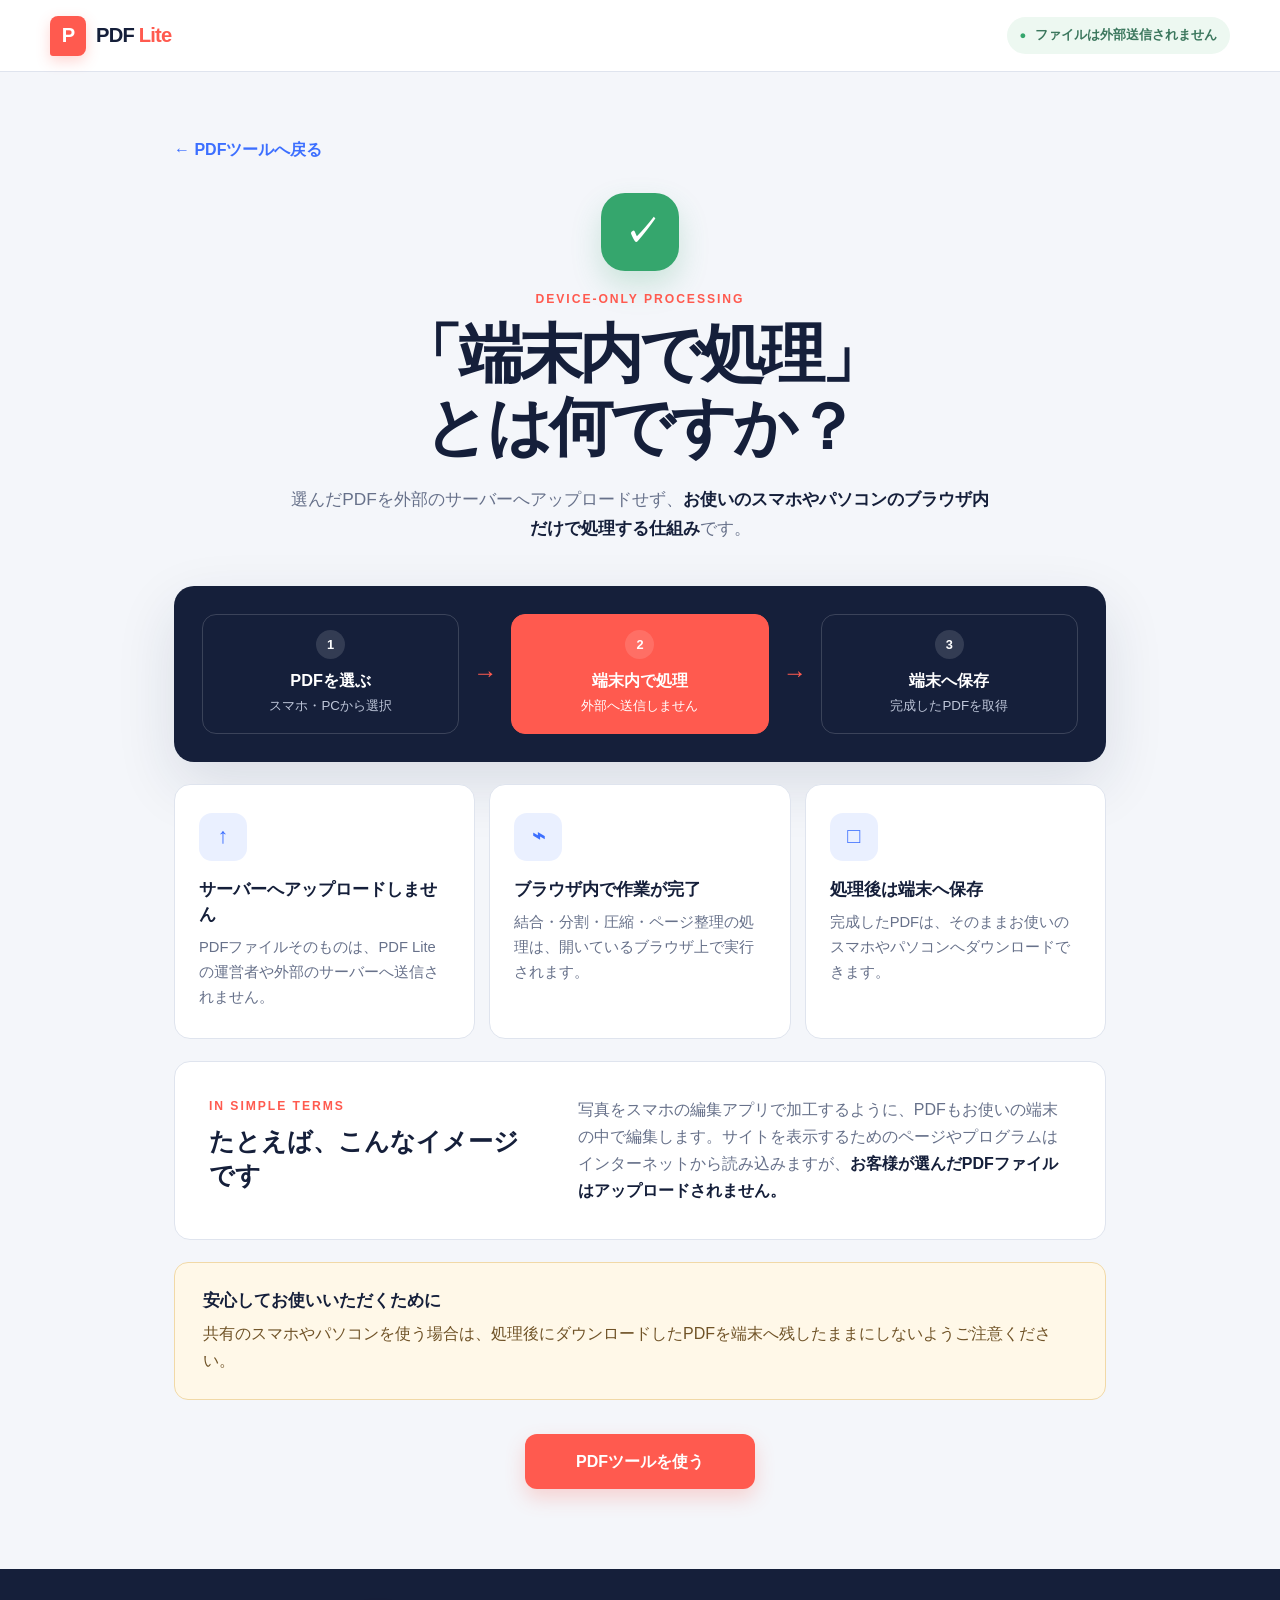
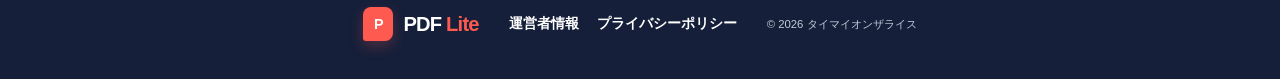
<file: device-processing.html>
<!doctype html>
<html lang="ja">
<head>
  <meta charset="utf-8">
  <meta name="viewport" content="width=device-width, initial-scale=1">
  <meta name="description" content="PDF Liteの端末内処理と、ファイルが外部サーバーへ送信されない仕組みについて説明します。">
  <meta name="theme-color" content="#151f3a">
  <title>端末内で処理とは？｜PDF Lite</title>
  <link rel="icon" type="image/svg+xml" href="data:image/svg+xml,%3Csvg xmlns='http://www.w3.org/2000/svg' viewBox='0 0 64 64'%3E%3Crect width='64' height='64' rx='15' fill='%23ff5a4f'/%3E%3Cpath d='M19 13h19l10 10v28H19z' fill='white'/%3E%3Cpath d='M38 13v11h10' fill='none' stroke='%23ff5a4f' stroke-width='4'/%3E%3Cpath d='M25 35h17M25 42h13' stroke='%23151f3a' stroke-width='4' stroke-linecap='round'/%3E%3C/svg%3E">
  <link rel="stylesheet" href="css/style.css?v=20260917-5">
</head>
<body>
  <header class="site-header">
    <a class="brand" href="index.html" aria-label="PDF Lite トップへ">
      <span class="brand-mark" aria-hidden="true">P</span>
      <span>PDF <b>Lite</b></span>
    </a>
    <div class="privacy-chip"><span aria-hidden="true">●</span> ファイルは外部送信されません</div>
  </header>

  <main class="info-main">
    <a class="back-link" href="index.html">← PDFツールへ戻る</a>

    <section class="info-hero" aria-labelledby="info-title">
      <div class="shield-mark" aria-hidden="true">✓</div>
      <p class="eyebrow">DEVICE-ONLY PROCESSING</p>
      <h1 id="info-title">「端末内で処理」<br>とは何ですか？</h1>
      <p>選んだPDFを外部のサーバーへアップロードせず、<strong>お使いのスマホやパソコンのブラウザ内だけで処理する仕組み</strong>です。</p>
    </section>

    <section class="process-flow" aria-label="PDF処理の流れ">
      <div><span>1</span><strong>PDFを選ぶ</strong><small>スマホ・PCから選択</small></div>
      <i aria-hidden="true">→</i>
      <div class="flow-highlight"><span>2</span><strong>端末内で処理</strong><small>外部へ送信しません</small></div>
      <i aria-hidden="true">→</i>
      <div><span>3</span><strong>端末へ保存</strong><small>完成したPDFを取得</small></div>
    </section>

    <section class="info-grid">
      <article class="info-card">
        <span class="info-icon" aria-hidden="true">↑</span>
        <h2>サーバーへアップロードしません</h2>
        <p>PDFファイルそのものは、PDF Liteの運営者や外部のサーバーへ送信されません。</p>
      </article>
      <article class="info-card">
        <span class="info-icon" aria-hidden="true">⌁</span>
        <h2>ブラウザ内で作業が完了</h2>
        <p>結合・分割・圧縮・ページ整理の処理は、開いているブラウザ上で実行されます。</p>
      </article>
      <article class="info-card">
        <span class="info-icon" aria-hidden="true">□</span>
        <h2>処理後は端末へ保存</h2>
        <p>完成したPDFは、そのままお使いのスマホやパソコンへダウンロードできます。</p>
      </article>
    </section>

    <section class="plain-explanation">
      <div>
        <p class="step-label">IN SIMPLE TERMS</p>
        <h2>たとえば、こんなイメージです</h2>
      </div>
      <p>写真をスマホの編集アプリで加工するように、PDFもお使いの端末の中で編集します。サイトを表示するためのページやプログラムはインターネットから読み込みますが、<strong>お客様が選んだPDFファイルはアップロードされません。</strong></p>
    </section>

    <section class="attention-box">
      <h2>安心してお使いいただくために</h2>
      <p>共有のスマホやパソコンを使う場合は、処理後にダウンロードしたPDFを端末へ残したままにしないようご注意ください。</p>
    </section>

    <div class="info-action">
      <a class="primary-link" href="index.html">PDFツールを使う</a>
    </div>
  </main>

  <footer>
    <a class="brand footer-brand" href="index.html"><span class="brand-mark" aria-hidden="true">P</span><span>PDF <b>Lite</b></span></a>
    <nav class="footer-links" aria-label="フッターメニュー"><a href="operator.html">運営者情報</a><a href="privacy.html">プライバシーポリシー</a></nav>
    <p><small>© 2026 タイマイオンザライス</small></p>
  </footer>
</body>
</html>

<!-- CSS cache refresh applied -->
</file>
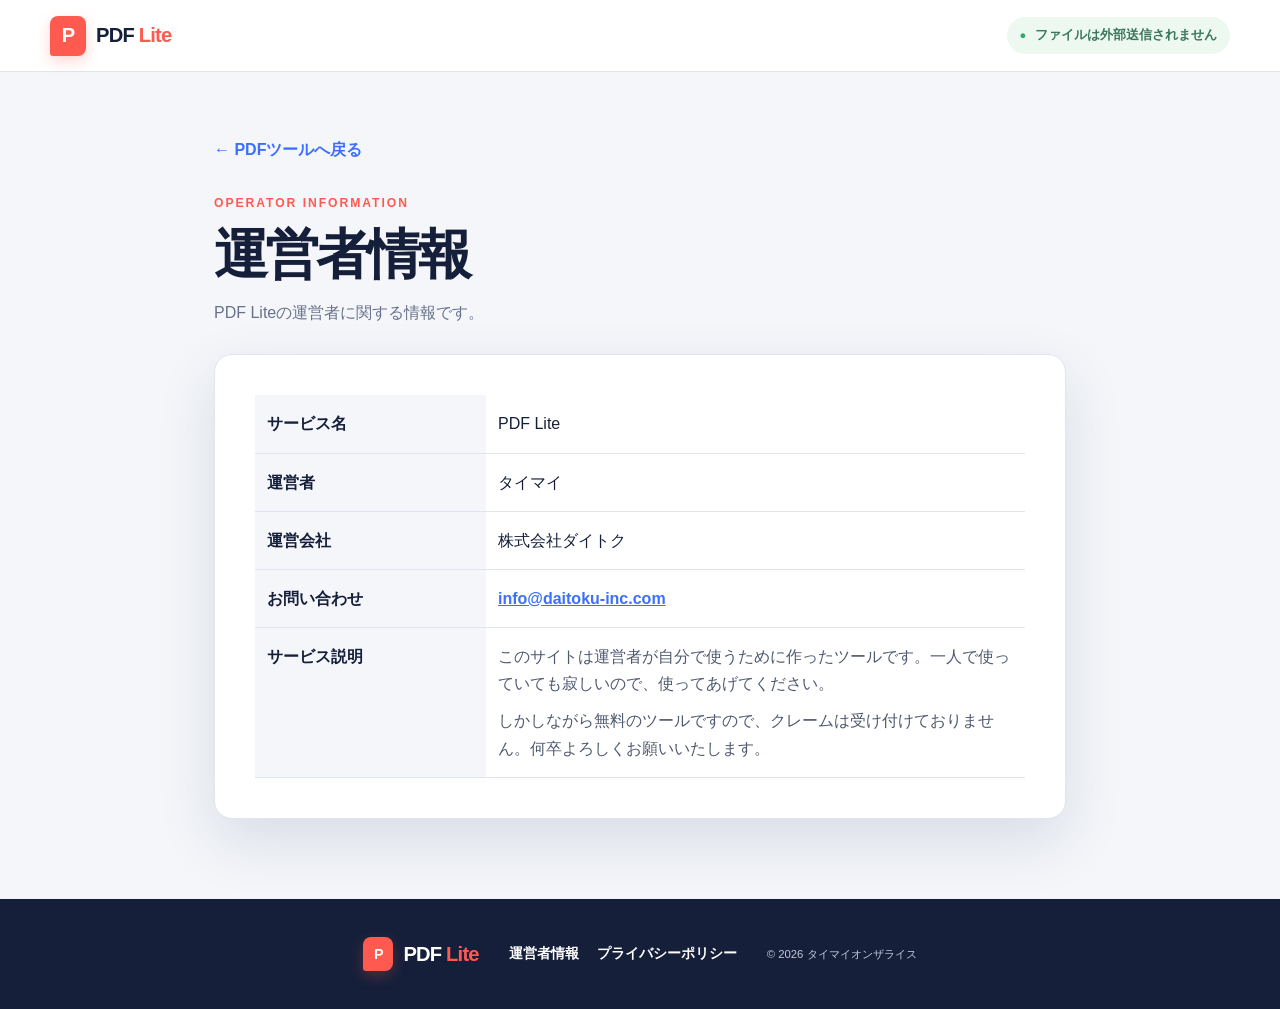
<file: operator.html>
<!doctype html>
<html lang="ja"><head><meta charset="utf-8"><meta name="viewport" content="width=device-width, initial-scale=1"><meta name="description" content="PDF Liteの運営者情報です。"><meta name="theme-color" content="#151f3a"><title>運営者情報｜PDF Lite</title><link rel="stylesheet" href="css/style.css?v=20260917-6"></head>
<body><header class="site-header"><a class="brand" href="index.html"><span class="brand-mark" aria-hidden="true">P</span><span>PDF <b>Lite</b></span></a><div class="privacy-chip"><span aria-hidden="true">●</span> ファイルは外部送信されません</div></header>
<main class="legal-main"><a class="back-link" href="index.html">← PDFツールへ戻る</a><section class="legal-hero"><p class="eyebrow">OPERATOR INFORMATION</p><h1>運営者情報</h1><p>PDF Liteの運営者に関する情報です。</p></section><section class="legal-card"><table class="company-table"><tbody><tr><th>サービス名</th><td>PDF Lite</td></tr><tr><th>運営者</th><td>タイマイ</td></tr><tr><th>運営会社</th><td>株式会社ダイトク</td></tr><tr><th>お問い合わせ</th><td><a href="mailto:info@daitoku-inc.com">info@daitoku-inc.com</a></td></tr><tr><th>サービス説明</th><td><p>このサイトは運営者が自分で使うために作ったツールです。一人で使っていても寂しいので、使ってあげてください。</p><p>しかしながら無料のツールですので、クレームは受け付けておりません。何卒よろしくお願いいたします。</p></td></tr></tbody></table></section></main>
<footer><a class="brand footer-brand" href="index.html"><span class="brand-mark" aria-hidden="true">P</span><span>PDF <b>Lite</b></span></a><nav class="footer-links" aria-label="フッターメニュー"><a href="operator.html">運営者情報</a><a href="privacy.html">プライバシーポリシー</a></nav><p><small>© 2026 タイマイオンザライス</small></p></footer></body></html>
</file>
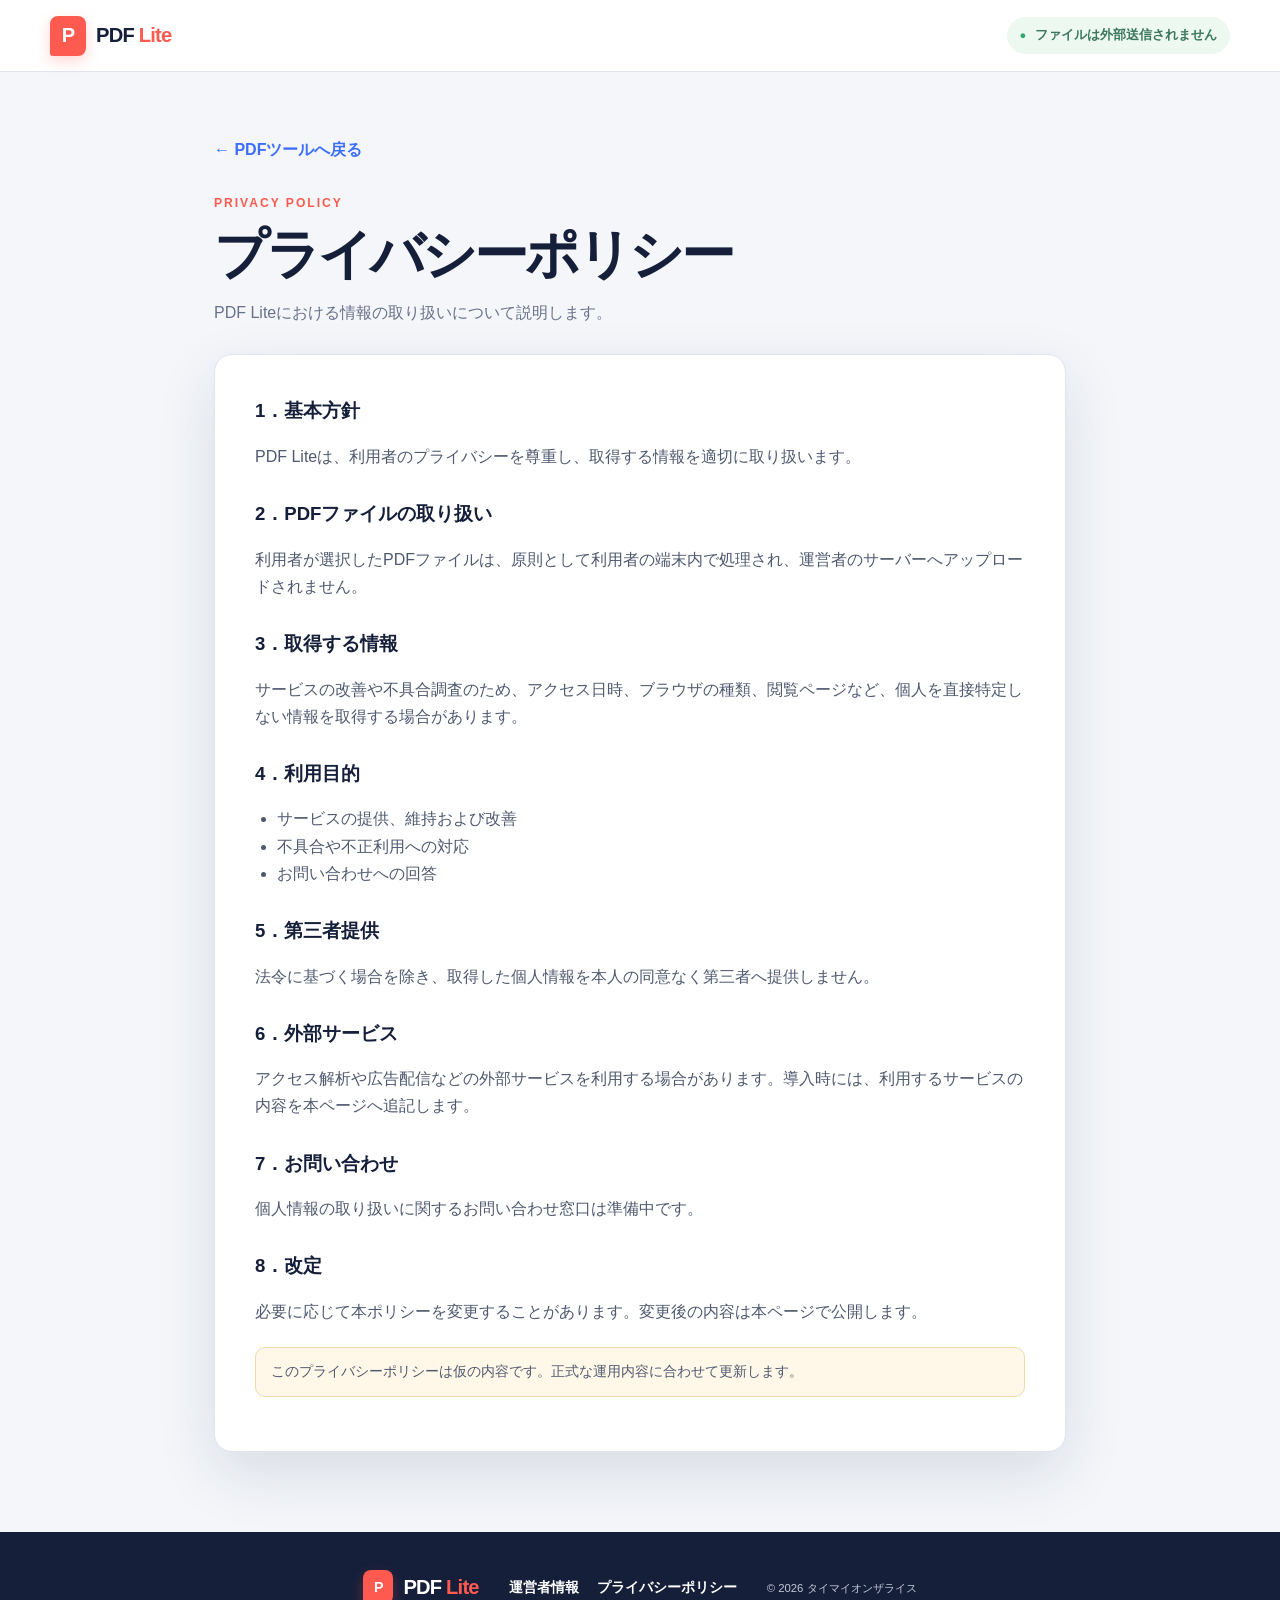
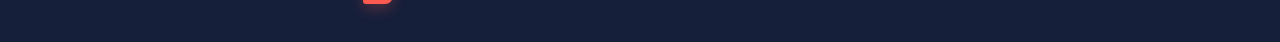
<file: privacy.html>
<!doctype html>
<html lang="ja"><head><meta charset="utf-8"><meta name="viewport" content="width=device-width, initial-scale=1"><meta name="description" content="PDF Liteのプライバシーポリシーです。"><meta name="theme-color" content="#151f3a"><title>プライバシーポリシー｜PDF Lite</title><link rel="stylesheet" href="css/style.css?v=20260917-5"></head>
<body><header class="site-header"><a class="brand" href="index.html"><span class="brand-mark" aria-hidden="true">P</span><span>PDF <b>Lite</b></span></a><div class="privacy-chip"><span aria-hidden="true">●</span> ファイルは外部送信されません</div></header>
<main class="legal-main"><a class="back-link" href="index.html">← PDFツールへ戻る</a><section class="legal-hero"><p class="eyebrow">PRIVACY POLICY</p><h1>プライバシーポリシー</h1><p>PDF Liteにおける情報の取り扱いについて説明します。</p></section><section class="legal-card"><h2>1．基本方針</h2><p>PDF Liteは、利用者のプライバシーを尊重し、取得する情報を適切に取り扱います。</p><h2>2．PDFファイルの取り扱い</h2><p>利用者が選択したPDFファイルは、原則として利用者の端末内で処理され、運営者のサーバーへアップロードされません。</p><h2>3．取得する情報</h2><p>サービスの改善や不具合調査のため、アクセス日時、ブラウザの種類、閲覧ページなど、個人を直接特定しない情報を取得する場合があります。</p><h2>4．利用目的</h2><ul><li>サービスの提供、維持および改善</li><li>不具合や不正利用への対応</li><li>お問い合わせへの回答</li></ul><h2>5．第三者提供</h2><p>法令に基づく場合を除き、取得した個人情報を本人の同意なく第三者へ提供しません。</p><h2>6．外部サービス</h2><p>アクセス解析や広告配信などの外部サービスを利用する場合があります。導入時には、利用するサービスの内容を本ページへ追記します。</p><h2>7．お問い合わせ</h2><p>個人情報の取り扱いに関するお問い合わせ窓口は準備中です。</p><h2>8．改定</h2><p>必要に応じて本ポリシーを変更することがあります。変更後の内容は本ページで公開します。</p><p class="draft-note">このプライバシーポリシーは仮の内容です。正式な運用内容に合わせて更新します。</p></section></main>
<footer><a class="brand footer-brand" href="index.html"><span class="brand-mark" aria-hidden="true">P</span><span>PDF <b>Lite</b></span></a><nav class="footer-links" aria-label="フッターメニュー"><a href="operator.html">運営者情報</a><a href="privacy.html">プライバシーポリシー</a></nav><p><small>© 2026 タイマイオンザライス</small></p></footer></body></html>
</file>
<file: css/style.css>
:root {
  --ink: #151f3a;
  --muted: #67718a;
  --line: #dfe4ee;
  --paper: #ffffff;
  --soft: #f4f6fa;
  --accent: #ff5a4f;
  --accent-dark: #e8463c;
  --blue: #3c6fff;
  --shadow: 0 22px 60px rgba(26, 39, 72, .12);
  --radius: 20px;
}

* { box-sizing: border-box; }
html { scroll-behavior: smooth; }
body {
  margin: 0;
  color: var(--ink);
  background: var(--soft);
  font-family: -apple-system, BlinkMacSystemFont, "Segoe UI", "Noto Sans JP", "Yu Gothic", sans-serif;
  font-size: 16px;
  line-height: 1.7;
}
button, input, textarea { font: inherit; }
button { color: inherit; }
.hidden { display: none !important; }

.site-header {
  min-height: 72px;
  padding: 0 max(24px, calc((100vw - 1180px) / 2));
  background: var(--paper);
  border-bottom: 1px solid var(--line);
  display: flex;
  align-items: center;
  justify-content: space-between;
  gap: 20px;
}
.brand { display: inline-flex; align-items: center; gap: 10px; color: var(--ink); text-decoration: none; font-size: 1.26rem; font-weight: 800; letter-spacing: -.04em; }
.brand b { color: var(--accent); }
.brand-mark { width: 36px; height: 40px; display: grid; place-items: center; color: #fff; background: var(--accent); border-radius: 8px 8px 8px 3px; font-weight: 900; box-shadow: 0 5px 14px rgba(255,90,79,.25); }
.privacy-chip { font-size: .84rem; font-weight: 700; color: #3b775d; background: #edf8f1; padding: 7px 13px; border-radius: 999px; }
.privacy-chip span { color: #35a66d; margin-right: 5px; font-size: .7rem; }

main { max-width: 1180px; margin: 0 auto; padding: 64px 24px 80px; }
.intro { text-align: center; max-width: 780px; margin: 0 auto 38px; }
.eyebrow, .step-label { color: var(--accent); font-size: .76rem; font-weight: 900; letter-spacing: .16em; margin: 0 0 8px; }
.intro h1 { margin: 0; font-size: clamp(2.2rem, 5vw, 4.4rem); line-height: 1.12; letter-spacing: -.065em; }
.intro h1 span { color: var(--accent); }
.intro-copy { color: var(--muted); margin: 15px 0 0; font-size: 1.05rem; }

.tool-grid { display: grid; grid-template-columns: repeat(5, 1fr); gap: 14px; margin-bottom: 22px; }
.tool-card {
  min-height: 150px; padding: 22px; border: 1px solid var(--line); border-radius: 18px; background: var(--paper);
  text-align: left; cursor: pointer; display: grid; grid-template-columns: 50px 1fr auto; gap: 14px; align-items: start;
  transition: .2s ease; box-shadow: 0 5px 20px rgba(26,39,72,.04);
}
.tool-card:hover, .tool-card:focus-visible { transform: translateY(-3px); border-color: #bbc5d9; outline: none; box-shadow: 0 14px 34px rgba(26,39,72,.1); }
.tool-card.is-active { color: #fff; background: var(--ink); border-color: var(--ink); box-shadow: 0 16px 38px rgba(21,31,58,.22); }
.tool-card strong { display: block; font-size: 1.08rem; line-height: 1.35; margin: 2px 0 6px; }
.tool-card small { display: block; color: var(--muted); font-size: .78rem; line-height: 1.55; }
.tool-card.is-active small { color: #bec6d9; }
.card-arrow { align-self: end; font-size: 1.2rem; color: #98a2b7; }
.tool-card.is-active .card-arrow { color: var(--accent); }
.tool-icon { width: 46px; height: 46px; border-radius: 13px; background: #fff0ef; position: relative; display: block; color: var(--accent); }
.is-active .tool-icon { background: rgba(255,255,255,.1); }
.icon-merge i { position: absolute; width: 16px; height: 21px; border: 2px solid currentColor; border-radius: 2px; top: 11px; }
.icon-merge i:first-child { left: 10px; }.icon-merge i:last-child { left: 20px; top: 15px; background: inherit; }
.icon-split i { position: absolute; width: 13px; height: 23px; border: 2px solid currentColor; top: 11px; }
.icon-split i:first-child { left: 8px; }.icon-split i:last-child { right: 8px; }
.icon-compress { display: grid; grid-template-columns: 1fr 1fr; place-items: center; font-weight: 900; font-size: 1rem; }
.icon-organize { display: grid; grid-template-columns: repeat(2, 10px); grid-template-rows: repeat(2, 10px); place-content: center; gap: 4px; }
.icon-organize i { border: 2px solid currentColor; border-radius: 2px; }
.icon-edit { display: grid; place-items: center; font-size: 1.6rem; font-weight: 900; }
.icon-edit i { font-style: normal; }

.workspace { background: var(--paper); border: 1px solid var(--line); border-radius: var(--radius); padding: clamp(24px, 5vw, 48px); box-shadow: var(--shadow); }
.workspace-heading { display: flex; align-items: flex-end; justify-content: space-between; gap: 24px; margin-bottom: 26px; }
.workspace-heading h2 { font-size: clamp(1.55rem, 3vw, 2.25rem); letter-spacing: -.045em; margin: 0; line-height: 1.25; }
.workspace-heading p:not(.step-label) { color: var(--muted); margin: 6px 0 0; }
.text-button { border: 0; background: none; color: var(--blue); text-decoration: underline; cursor: pointer; white-space: nowrap; padding: 8px; }

.drop-zone { border: 2px dashed #c8cede; border-radius: 18px; min-height: 270px; display: flex; flex-direction: column; align-items: center; justify-content: center; padding: 34px; text-align: center; cursor: pointer; background: linear-gradient(135deg, #fafbfe, #f4f6fb); transition: .2s; }
.drop-zone:hover, .drop-zone:focus-visible, .drop-zone.is-dragging { border-color: var(--accent); background: #fff8f7; outline: none; }
.drop-icon { width: 74px; height: 74px; border-radius: 21px; background: #fff; color: var(--accent); display: grid; place-items: center; margin-bottom: 15px; box-shadow: 0 9px 25px rgba(41,55,89,.1); }
.drop-zone strong { font-size: 1.25rem; }
.drop-zone > span:not(.drop-icon):not(.select-button) { color: var(--muted); font-size: .9rem; margin-top: 3px; }
.select-button { margin-top: 18px; color: #fff; background: var(--accent); border-radius: 10px; padding: 10px 24px; font-weight: 800; box-shadow: 0 7px 16px rgba(255,90,79,.22); }

.notice { padding: 13px 16px; border-radius: 10px; margin: 0 0 18px; font-weight: 650; }
.notice.error { color: #9b2d28; background: #fff0ef; border: 1px solid #ffc9c5; }
.notice.success { color: #24694c; background: #eef9f2; border: 1px solid #bce7cc; }

.file-list { display: grid; gap: 10px; margin-top: 22px; }
.file-row { display: grid; grid-template-columns: auto 1fr auto; gap: 14px; align-items: center; padding: 14px 16px; background: var(--soft); border: 1px solid var(--line); border-radius: 12px; }
.file-badge { width: 38px; height: 42px; background: #fff; border: 1px solid #d7dce7; border-radius: 6px; display: grid; place-items: center; color: var(--accent); font-size: .68rem; font-weight: 900; }
.file-meta { min-width: 0; }.file-meta strong { display: block; white-space: nowrap; overflow: hidden; text-overflow: ellipsis; }.file-meta small { color: var(--muted); }
.row-actions { display: flex; gap: 6px; }
.icon-button { width: 38px; height: 38px; padding: 0; display: grid; place-items: center; border: 1px solid #d6dce8; background: #fff; border-radius: 8px; cursor: pointer; font-weight: 800; }
.icon-button:hover { border-color: var(--accent); color: var(--accent); }
.icon-button.danger:hover { background: #fff0ef; }

.settings { margin-top: 24px; padding: 22px; background: var(--soft); border-radius: 14px; }
.settings h3 { margin: 0 0 14px; font-size: 1rem; }
.option-grid { display: grid; grid-template-columns: repeat(3, 1fr); gap: 10px; }
.option { position: relative; }
.option input { position: absolute; opacity: 0; pointer-events: none; }
.option label { display: block; height: 100%; border: 1px solid #d6dce8; background: #fff; padding: 13px; border-radius: 10px; cursor: pointer; }
.option label strong, .option label small { display: block; }.option label small { color: var(--muted); margin-top: 2px; }
.option input:checked + label { border-color: var(--blue); box-shadow: inset 0 0 0 1px var(--blue); background: #f2f6ff; }
.field-label { display: block; font-weight: 800; margin-bottom: 7px; }
textarea { width: 100%; min-height: 100px; border: 1px solid #cbd2e1; border-radius: 10px; padding: 12px; background: #fff; resize: vertical; }
.field-help { color: var(--muted); font-size: .85rem; margin: 6px 0 0; }
.warning-text { color: #8a5a15; background: #fff8e8; border-radius: 8px; padding: 10px 12px; font-size: .86rem; margin: 14px 0 0; }
.primary-button { width: 100%; border: 0; border-radius: 12px; color: #fff; background: var(--accent); font-weight: 900; font-size: 1.02rem; padding: 15px 22px; margin-top: 22px; cursor: pointer; box-shadow: 0 9px 20px rgba(255,90,79,.23); }
.primary-button:hover { background: var(--accent-dark); }.primary-button:disabled { opacity: .5; cursor: not-allowed; }
.add-button { border: 1px solid #cbd2e1; background: #fff; border-radius: 10px; padding: 10px 14px; font-weight: 750; cursor: pointer; margin-top: 12px; }

.pages-grid { display: grid; grid-template-columns: repeat(auto-fill, minmax(150px, 1fr)); gap: 14px; margin-top: 22px; }
.page-card { background: var(--soft); border: 1px solid var(--line); border-radius: 12px; padding: 10px; position: relative; }
.page-card.is-dragging { opacity: .45; }.page-card.is-over { outline: 2px solid var(--blue); }
.page-preview { aspect-ratio: 1 / 1.3; background: #e3e7ef; border-radius: 7px; overflow: hidden; display: grid; place-items: center; }
.page-preview { position: relative; }
.page-header-footer { position: absolute; inset: 7% 7%; pointer-events: none; font-size: clamp(5px, .52vw, 8px); line-height: 1.15; }
.page-header, .page-footer { position: absolute; left: 0; right: 0; display: grid; grid-template-columns: repeat(3, minmax(0, 1fr)); gap: 3px; }
.page-header { top: 0; }.page-footer { bottom: 0; }
.page-header span, .page-footer span { overflow: hidden; white-space: nowrap; text-overflow: ellipsis; }
.page-header span:nth-child(2), .page-footer span:nth-child(2) { text-align: center; }.page-header span:last-child, .page-footer span:last-child { text-align: right; }
.page-preview canvas { max-width: 100%; max-height: 100%; box-shadow: 0 2px 8px rgba(0,0,0,.12); transition: transform .2s; }
.page-number { display: block; text-align: center; font-weight: 800; margin: 7px 0 5px; font-size: .85rem; }
.page-actions { display: grid; grid-template-columns: repeat(4, 1fr); gap: 4px; }
.page-actions button { border: 1px solid #d6dce8; background: #fff; border-radius: 6px; min-height: 32px; cursor: pointer; }
.page-actions button:hover { color: var(--accent); border-color: var(--accent); }

.header-footer-settings { margin-top: 24px; padding: 22px; border: 1px solid #cbd2df; border-radius: 14px; background: linear-gradient(180deg, #f8fafc, #eef2f7); }
.header-footer-heading { display: flex; justify-content: space-between; align-items: flex-end; gap: 18px; margin-bottom: 14px; }
.header-footer-heading h3 { margin: 2px 0 0; font-size: 1.12rem; }.header-footer-heading > span { color: var(--muted); font-size: .8rem; }
.header-footer-sheet { overflow-x: auto; border: 1px solid #bfc8d8; border-radius: 9px; background: #fff; }
.header-footer-row { min-width: 650px; display: grid; grid-template-columns: 90px repeat(3, minmax(160px, 1fr)); }
.header-footer-row > strong, .header-footer-row > b { display: flex; align-items: center; padding: 9px 11px; border-right: 1px solid #d7dde7; border-bottom: 1px solid #d7dde7; background: #f0f3f8; font-size: .82rem; }
.header-footer-row > b { justify-content: center; color: #59647a; padding-block: 6px; font-size: .72rem; }
.header-footer-row input { min-width: 0; padding: 10px 11px; border: 0; border-right: 1px solid #d7dde7; border-bottom: 1px solid #d7dde7; outline: none; }
.header-footer-row input:focus { position: relative; box-shadow: inset 0 0 0 2px #2f66d0; background: #f7faff; }
.header-footer-row > :last-child { border-right: 0; }.header-footer-row:last-child > * { border-bottom: 0; }
.header-footer-tokens { display: flex; flex-wrap: wrap; align-items: center; gap: 7px; margin-top: 12px; }
.header-footer-tokens > span { font-size: .8rem; font-weight: 850; }.header-footer-tokens button { border: 1px solid #bcc7d8; border-radius: 7px; padding: 7px 10px; background: #fff; color: var(--blue); font-weight: 800; cursor: pointer; }
.header-footer-tokens button:hover { border-color: var(--blue); background: #eef4ff; }.header-footer-tokens small { color: var(--muted); }
.header-footer-options { display: flex; flex-wrap: wrap; gap: 10px; margin-top: 14px; }
.header-footer-options label { display: flex; align-items: center; gap: 7px; min-height: 40px; padding: 5px 9px; border: 1px solid #d0d7e3; border-radius: 8px; background: #fff; font-size: .78rem; font-weight: 800; }
.header-footer-options select, .header-footer-options input[type="text"] { min-height: 30px; border: 1px solid #c7cfdd; border-radius: 6px; background: #fff; padding: 4px 7px; }
.header-footer-options input[type="color"] { width: 34px; height: 30px; padding: 2px; border: 1px solid #c7cfdd; border-radius: 6px; background: #fff; }
.organizer-help { margin-top: 18px !important; }

.editor-shell { margin-top: 22px; }
.editor-toolbar { display: flex; flex-wrap: wrap; gap: 8px; align-items: center; padding: 12px; background: var(--soft); border: 1px solid var(--line); border-radius: 12px; }
.editor-ribbon { display: grid; gap: 4px; overflow: visible; padding: 6px; background: #edf1f7; border: 1px solid #cbd2df; border-radius: 12px 12px 5px 5px; box-shadow: inset 0 1px #fff; }
.editor-ribbon-row { display: flex; flex-wrap: wrap; gap: 4px; min-width: 0; }
.editor-group { flex: 1 1 auto; display: flex; flex-wrap: wrap; align-items: center; gap: 4px; padding: 21px 7px 6px; position: relative; background: #f8f9fc; border: 1px solid #d7dce6; border-radius: 7px; }
.editor-actions { flex: 0 1 auto; }
.editor-group-name { position: absolute; top: 4px; left: 9px; color: #697388; font-size: .66rem; font-weight: 900; letter-spacing: .04em; }
.editor-shortcut-hint { align-self: center; padding: 4px 6px; border: 1px solid #aac0ef; border-radius: 6px; color: #2f5fb9; background: #eef4ff; font-size: .68rem; font-weight: 900; white-space: nowrap; }
.editor-options { display: flex; flex-wrap: wrap; gap: 8px; align-items: center; margin-top: 8px; padding: 10px 12px; background: #fff; border: 1px solid var(--line); border-radius: 12px; }
.editor-tool, .editor-command, .editor-undo, .editor-pagination button { border: 1px solid #ccd3e0; background: #fff; border-radius: 7px; padding: 8px 10px; cursor: pointer; font-weight: 800; white-space: nowrap; }
.editor-tool, .editor-command { border-radius: 6px; padding: 6px 8px; font-size: .68rem; line-height: 1.2; }
.editor-tool:hover, .editor-command:hover { border-color: #8ca9e8; background: #eef4ff; }
.editor-tool.is-selected { color: #fff; background: var(--ink); border-color: var(--ink); }
.editor-command.danger { color: #b23737; }.editor-command:disabled { opacity: .38; cursor: not-allowed; background: #f3f4f7; }
.editor-control { display: flex; align-items: center; gap: 6px; font-size: .85rem; font-weight: 800; padding: 4px 8px; }
.editor-control input[type="color"] { width: 35px; height: 32px; padding: 2px; border: 1px solid #ccd3e0; border-radius: 6px; background: #fff; }
.editor-control input[type="range"] { width: 90px; }
.editor-control select { min-height: 34px; padding: 4px 28px 4px 8px; border: 1px solid #ccd3e0; border-radius: 7px; background: #fff; color: var(--ink); }
.editor-control output { min-width: 34px; color: var(--blue); }
.color-palette { display: flex; align-items: center; gap: 5px; padding: 4px 8px; border-left: 1px solid var(--line); }
.color-palette > span { margin-right: 2px; color: var(--muted); font-size: .75rem; font-weight: 800; }
.color-palette button { width: 24px; height: 24px; padding: 0; border: 2px solid #fff; border-radius: 5px; background: var(--swatch); box-shadow: 0 0 0 1px #b7bfce; cursor: pointer; }
.color-palette button:hover, .color-palette button.is-active { transform: translateY(-1px); box-shadow: 0 0 0 2px var(--blue), 0 3px 7px rgba(21,31,58,.18); }
.editor-undo { margin-left: auto; color: var(--blue); }
.editor-help { margin: 9px 0; color: var(--muted); font-size: .88rem; }
.editor-zoom { display: flex; justify-content: center; align-items: center; gap: 7px; margin: 12px 0; }
.editor-zoom button { min-width: 44px; height: 40px; padding: 0 12px; border: 1px solid #ccd3e0; border-radius: 9px; background: #fff; color: var(--ink); cursor: pointer; font-weight: 900; font-size: 1.05rem; }
.editor-zoom button:nth-child(2) { min-width: 76px; font-size: .9rem; }
.editor-zoom button:disabled { opacity: .4; cursor: not-allowed; }
.editor-zoom small { color: var(--muted); font-weight: 700; }
.editor-viewport { max-width: 100%; overflow: auto; padding: 4px; border-radius: 10px; background: #e8ebf1; -webkit-overflow-scrolling: touch; }
.editor-viewport.is-panning { cursor: grabbing; user-select: none; }
.editor-stage { position: relative; margin: 0 auto; overflow: hidden; background: #dfe3eb; box-shadow: 0 6px 20px rgba(21,31,58,.14); touch-action: none; }
.editor-stage canvas { position: absolute; inset: 0; width: 100%; height: 100%; display: block; }
#annotation-canvas { cursor: crosshair; }
.editor-pagination { display: flex; justify-content: center; align-items: center; gap: 16px; margin-top: 14px; }
.editor-pagination button:disabled { opacity: .4; cursor: not-allowed; }
.signature-modal { position: fixed; inset: 0; z-index: 1000; display: grid; place-items: center; padding: 18px; background: rgba(17,25,45,.65); backdrop-filter: blur(3px); }
.signature-card { width: min(760px, 100%); padding: 24px; background: #fff; border-radius: 18px; box-shadow: 0 24px 70px rgba(0,0,0,.3); }
.signature-card h3 { margin: 0 0 5px; }.signature-card p { margin: 0 0 16px; color: var(--muted); }
#signature-canvas { display: block; width: 100%; height: min(240px, 34vh); border: 2px dashed #aeb8cb; border-radius: 10px; background: #fff; touch-action: none; }
.signature-actions { display: flex; justify-content: flex-end; gap: 9px; margin-top: 16px; }
.signature-actions button { border: 1px solid #ccd3e0; border-radius: 8px; padding: 10px 16px; background: #fff; cursor: pointer; font-weight: 850; }
.signature-actions .signature-primary { color: #fff; border-color: var(--blue); background: var(--blue); }

.safety { display: grid; grid-template-columns: repeat(3, 1fr); gap: 14px; margin-top: 30px; }
.safety > div, .safety-link { display: grid; grid-template-columns: 44px 1fr; column-gap: 12px; padding: 20px; background: rgba(255,255,255,.65); border: 1px solid var(--line); border-radius: 14px; }
.safety-link { color: inherit; text-decoration: none; transition: .2s ease; }
.safety-link:hover, .safety-link:focus-visible { transform: translateY(-2px); border-color: var(--blue); background: #fff; outline: none; box-shadow: 0 10px 28px rgba(26,39,72,.09); }
.safety > div > span, .safety-link > span { grid-row: 1 / 4; width: 44px; height: 44px; display: grid; place-items: center; border-radius: 12px; color: var(--blue); background: #eaf0ff; font-size: 1.4rem; font-weight: 800; }
.safety strong, .safety small { display: block; }.safety small { color: var(--muted); }
.safety-link b { color: var(--blue); font-size: .76rem; margin-top: 5px; }

.info-main { max-width: 980px; }
.back-link { display: inline-block; color: var(--blue); font-weight: 800; text-decoration: none; margin-bottom: 30px; }
.back-link:hover { text-decoration: underline; }
.info-hero { text-align: center; max-width: 800px; margin: 0 auto 42px; }
.shield-mark { width: 78px; height: 78px; margin: 0 auto 18px; display: grid; place-items: center; color: #fff; background: #35a66d; border-radius: 24px; font-size: 2.2rem; font-weight: 900; box-shadow: 0 14px 30px rgba(53,166,109,.22); }
.info-hero h1 { margin: 0; font-size: clamp(2.2rem, 5vw, 4rem); line-height: 1.15; letter-spacing: -.06em; }
.info-hero > p:last-child { color: var(--muted); font-size: 1.08rem; margin: 20px auto 0; max-width: 710px; }
.info-hero strong, .plain-explanation strong { color: var(--ink); }
.process-flow { display: grid; grid-template-columns: 1fr auto 1fr auto 1fr; gap: 14px; align-items: center; padding: 28px; margin-bottom: 22px; background: var(--ink); border-radius: var(--radius); color: #fff; box-shadow: var(--shadow); }
.process-flow div { min-height: 120px; display: flex; flex-direction: column; justify-content: center; align-items: center; text-align: center; padding: 14px; border: 1px solid rgba(255,255,255,.16); border-radius: 14px; }
.process-flow div > span { width: 29px; height: 29px; display: grid; place-items: center; margin-bottom: 8px; border-radius: 50%; background: rgba(255,255,255,.13); font-size: .8rem; font-weight: 900; }
.process-flow strong { font-size: 1.02rem; }.process-flow small { color: #bec6d9; }
.process-flow i { color: var(--accent); font-size: 1.5rem; font-style: normal; }
.process-flow .flow-highlight { background: var(--accent); border-color: var(--accent); }.process-flow .flow-highlight small { color: #fff; }
.info-grid { display: grid; grid-template-columns: repeat(3, 1fr); gap: 14px; }
.info-card { padding: 28px 24px; background: var(--paper); border: 1px solid var(--line); border-radius: 16px; }
.info-icon { width: 48px; height: 48px; display: grid; place-items: center; border-radius: 13px; background: #eaf0ff; color: var(--blue); font-size: 1.35rem; font-weight: 900; }
.info-card h2 { margin: 16px 0 8px; font-size: 1.08rem; line-height: 1.45; }.info-card p { color: var(--muted); margin: 0; font-size: .92rem; }
.plain-explanation { display: grid; grid-template-columns: .8fr 1.2fr; gap: 40px; margin-top: 22px; padding: 34px; background: var(--paper); border: 1px solid var(--line); border-radius: 16px; }
.plain-explanation h2 { margin: 0; font-size: 1.55rem; line-height: 1.4; }.plain-explanation > p { color: var(--muted); margin: 0; }
.attention-box { margin-top: 22px; padding: 24px 28px; background: #fff8e8; border: 1px solid #f1d9a7; border-radius: 14px; }
.attention-box h2 { margin: 0 0 5px; font-size: 1.05rem; }.attention-box p { color: #705327; margin: 0; }
.info-action { text-align: center; margin-top: 34px; }
.primary-link { display: inline-block; min-width: 230px; padding: 14px 28px; border-radius: 12px; color: #fff; background: var(--accent); font-weight: 900; text-decoration: none; box-shadow: 0 9px 20px rgba(255,90,79,.23); }
.primary-link:hover { background: var(--accent-dark); }

footer { padding: 30px 24px; background: var(--ink); color: #c3c9d8; display: flex; justify-content: center; align-items: center; gap: 30px; }
.footer-brand { color: #fff; }.footer-brand .brand-mark { width: 30px; height: 34px; font-size: .9rem; }
footer p { font-size: .85rem; }
.footer-links { display: flex; flex-wrap: wrap; justify-content: center; gap: 18px; }
.footer-links a { color: #fff; font-size: .85rem; font-weight: 750; text-decoration: none; }
.footer-links a:hover { color: var(--accent); }

.legal-main { max-width: 900px; }
.legal-hero { margin-bottom: 28px; }
.legal-hero h1 { margin: 0; font-size: clamp(2rem, 5vw, 3.4rem); line-height: 1.2; letter-spacing: -.055em; }
.legal-hero p:last-child { color: var(--muted); margin: 12px 0 0; }
.legal-card { padding: clamp(22px, 5vw, 40px); background: var(--paper); border: 1px solid var(--line); border-radius: 18px; box-shadow: var(--shadow); }
.legal-card h2 { margin: 28px 0 8px; font-size: 1.16rem; }.legal-card h2:first-child { margin-top: 0; }
.legal-card p, .legal-card li { color: #4f596f; }
.legal-card ul { padding-left: 1.35em; }
.company-table { width: 100%; border-collapse: collapse; }
.company-table th, .company-table td { padding: 15px 12px; border-bottom: 1px solid var(--line); text-align: left; vertical-align: top; }
.company-table th { width: 30%; color: var(--ink); background: var(--soft); }
.company-table p { margin: 0 0 10px; }.company-table p:last-child { margin-bottom: 0; }
.company-table a { color: var(--blue); font-weight: 750; }
.draft-note { margin-top: 22px; padding: 12px 15px; color: #705327; background: #fff8e8; border: 1px solid #f1d9a7; border-radius: 10px; font-size: .88rem; }

.processing { position: fixed; inset: 0; background: rgba(11,17,34,.72); backdrop-filter: blur(6px); display: grid; place-items: center; z-index: 50; padding: 20px; }
.processing-card { width: min(420px, 100%); background: #fff; border-radius: 18px; padding: 34px; text-align: center; box-shadow: var(--shadow); }
.processing-card h2 { margin: 14px 0 5px; }.processing-card p { color: var(--muted); margin: 0; }
.spinner { width: 46px; height: 46px; border: 4px solid #ffe2e0; border-top-color: var(--accent); border-radius: 50%; animation: spin .8s linear infinite; margin: auto; }
.progress-track { height: 7px; background: #edf0f5; border-radius: 20px; margin-top: 22px; overflow: hidden; }
#progress-bar { height: 100%; width: 8%; background: var(--accent); border-radius: inherit; transition: width .2s; }
@keyframes spin { to { transform: rotate(360deg); } }

@media (max-width: 900px) {
  .tool-grid { grid-template-columns: repeat(2, 1fr); }
  .tool-card { min-height: 130px; }
  .safety { grid-template-columns: 1fr; }
  .info-grid { grid-template-columns: 1fr; }
}
@media (max-width: 600px) {
  .site-header { min-height: 64px; padding: 0 16px; }.privacy-chip { font-size: 0; padding: 7px 10px; }.privacy-chip::after { content: "端末内処理"; font-size: .76rem; }.privacy-chip span { font-size: .6rem; }
  main { padding: 42px 14px 55px; }.intro { margin-bottom: 28px; }.intro-copy { font-size: .95rem; }
  .tool-grid { grid-template-columns: 1fr; gap: 9px; }.tool-card { min-height: auto; grid-template-columns: 44px 1fr auto; padding: 15px; align-items: center; }.tool-icon { width: 42px; height: 42px; }.tool-card strong { margin-top: 0; }.card-arrow { align-self: center; }
  .workspace { padding: 22px 16px; border-radius: 16px; }.workspace-heading { align-items: flex-start; flex-direction: column; gap: 4px; }.drop-zone { min-height: 240px; padding: 25px 16px; }
  .file-row { grid-template-columns: auto 1fr; }.row-actions { grid-column: 1 / -1; justify-content: flex-end; }
  .option-grid { grid-template-columns: 1fr; }.pages-grid { grid-template-columns: repeat(2, minmax(0,1fr)); gap: 9px; }.page-card { padding: 7px; }
  .header-footer-settings { padding: 16px 12px; margin-inline: -4px; }.header-footer-heading { align-items: flex-start; flex-direction: column; gap: 3px; }.header-footer-options { display: grid; grid-template-columns: 1fr 1fr; }.header-footer-options label { justify-content: space-between; }.header-footer-options label:last-child { grid-column: 1 / -1; }.header-footer-tokens small { width: 100%; }
  footer { flex-direction: column; gap: 8px; text-align: center; }
  .info-main { padding-top: 28px; }.back-link { margin-bottom: 24px; }.info-hero { margin-bottom: 30px; }
  .process-flow { grid-template-columns: 1fr; padding: 16px; }.process-flow i { transform: rotate(90deg); text-align: center; line-height: 1; }.process-flow div { min-height: 105px; }
  .plain-explanation { grid-template-columns: 1fr; gap: 14px; padding: 24px 20px; }.attention-box { padding: 20px; }
  .editor-toolbar, .editor-options { gap: 6px; }.editor-tool, .editor-command, .editor-undo { padding: 8px 9px; font-size: .82rem; }.editor-undo { margin-left: 0; }
  .editor-ribbon { margin-inline: -8px; border-radius: 8px; }.editor-group { padding-inline: 6px; }.signature-card { padding: 18px; }.signature-actions { display: grid; grid-template-columns: 1fr 1fr; }.signature-actions .signature-primary { grid-column: 1 / -1; grid-row: 1; }
  .editor-options { align-items: stretch; }.editor-control { width: 100%; justify-content: space-between; }.editor-control input[type="range"] { flex: 1; }
  .color-palette { width: 100%; flex-wrap: wrap; border-left: 0; }.editor-zoom { flex-wrap: wrap; }.editor-zoom small { width: 100%; text-align: center; }
  .company-table th, .company-table td { display: block; width: 100%; }.company-table th { border-bottom: 0; padding-bottom: 5px; }.company-table td { padding-top: 7px; }
}

/* 端末内処理の説明ページ */
</file>
